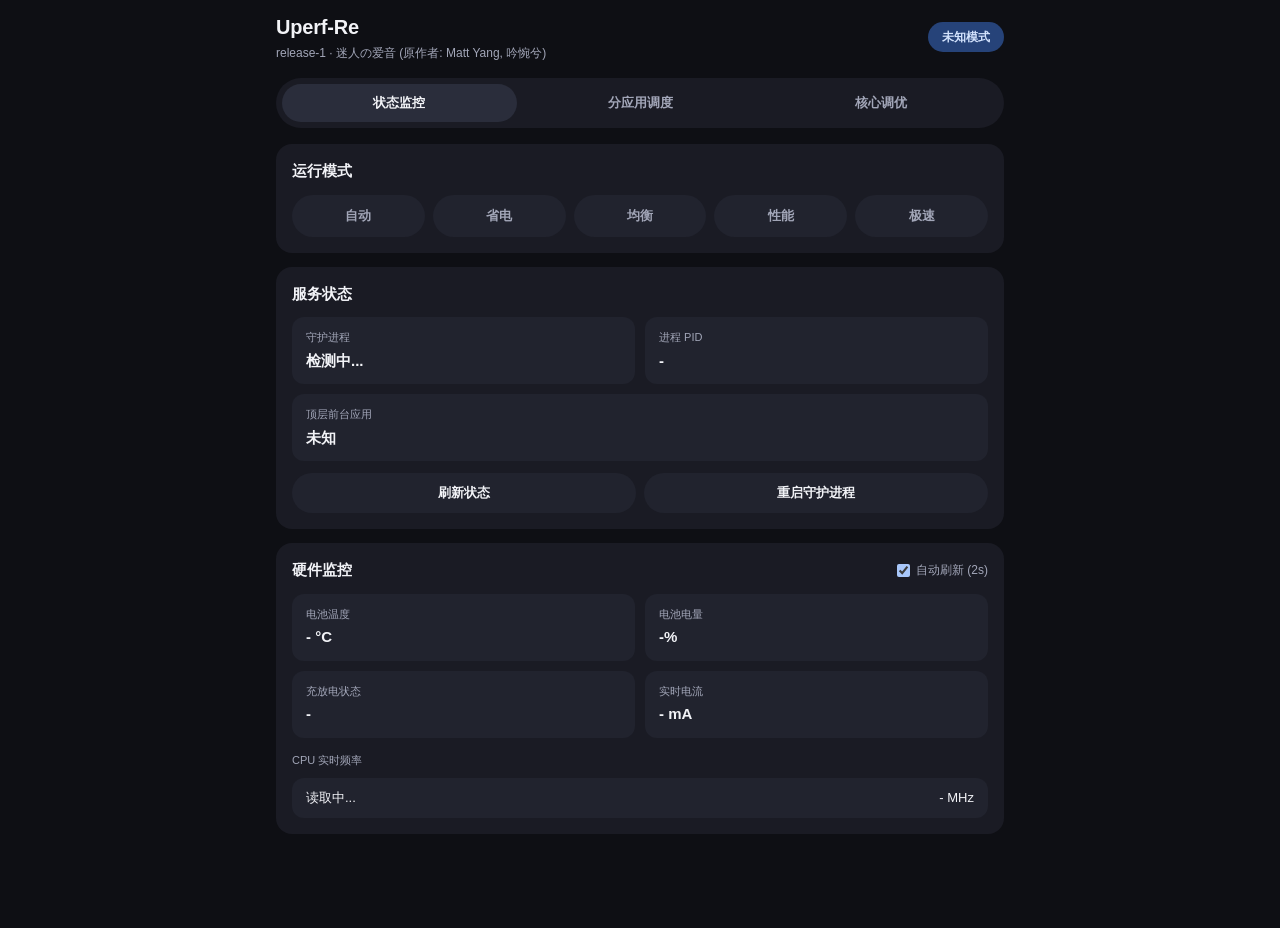
<file: webroot/index.html>
<!DOCTYPE html>
<html lang="zh-CN">
<head>
  <meta charset="utf-8">
  <meta name="viewport" content="width=device-width, initial-scale=1.0, maximum-scale=1.0, user-scalable=no, viewport-fit=cover">
  <meta name="color-scheme" content="dark">
  <title>Uperf-Re 控制面板</title>
  <script>
    // KernelSU WebView 会向 /internal/insets.css 注入系统状态栏与手势条安全区尺寸变量，
    // 请求该样式表还会通知宿主 Activity 开启 Edge-to-Edge 全面屏沉浸渲染。
    if (window.ksu) {
      var link = document.createElement("link");
      link.rel = "stylesheet";
      link.href = "/internal/insets.css";
      document.head.appendChild(link);
    }
  </script>
  <link rel="stylesheet" href="style.css">
</head>
<body>
  <header>
    <div class="title-group">
      <h1>Uperf-Re</h1>
      <p id="subTitle">release-1 · 迷人の爱音 (原作者: Matt Yang, 吟惋兮)</p>
    </div>
    <span id="headerModeBadge" class="badge">未知模式</span>
  </header>

  <div id="msgBox" class="message-box"></div>

  <nav class="tab-nav">
    <button class="tab-btn active" data-tab="tab-monitor">状态监控</button>
    <button class="tab-btn" data-tab="tab-perapp">分应用调度</button>
    <button class="tab-btn" data-tab="tab-config">核心调优</button>
  </nav>

  <!-- 选项卡 1: 状态与监控 -->
  <main id="tab-monitor" class="tab-pane active">
    <!-- 运行模式 -->
    <section class="card">
      <div class="card-title">运行模式</div>
      <div class="mode-grid">
        <button class="mode-btn" data-mode="auto">自动</button>
        <button class="mode-btn" data-mode="powersave">省电</button>
        <button class="mode-btn" data-mode="balance">均衡</button>
        <button class="mode-btn" data-mode="performance">性能</button>
        <button class="mode-btn" data-mode="fast">极速</button>
      </div>
    </section>

    <!-- 服务状态 -->
    <section class="card">
      <div class="card-title">服务状态</div>
      <div class="stat-grid">
        <div class="stat-item">
          <div class="stat-label">守护进程</div>
          <div id="daemonStatus" class="stat-value">检测中...</div>
        </div>
        <div class="stat-item">
          <div class="stat-label">进程 PID</div>
          <div id="daemonPid" class="stat-value">-</div>
        </div>
        <div class="stat-item" style="grid-column: span 2;">
          <div class="stat-label">顶层前台应用</div>
          <div id="topApp" class="stat-value">未知</div>
        </div>
      </div>
      <div class="action-row">
        <button id="btnRefreshStatus" class="btn btn-secondary">刷新状态</button>
        <button id="btnRestartDaemon" class="btn btn-secondary">重启守护进程</button>
      </div>
    </section>

    <!-- 硬件监控 -->
    <section class="card">
      <div style="display: flex; justify-content: space-between; align-items: center; margin-bottom: 12px;">
        <div class="card-title" style="margin-bottom: 0;">硬件监控</div>
        <label style="font-size: 12px; color: var(--m3e-text-muted); display: flex; align-items: center; gap: 6px; cursor: pointer;">
          <input type="checkbox" id="chkAutoRefresh" checked style="accent-color: var(--m3e-primary);">
          自动刷新 (2s)
        </label>
      </div>
      <div class="stat-grid">
        <div class="stat-item">
          <div class="stat-label">电池温度</div>
          <div id="batTemp" class="stat-value">- °C</div>
        </div>
        <div class="stat-item">
          <div class="stat-label">电池电量</div>
          <div id="batCap" class="stat-value">-%</div>
        </div>
        <div class="stat-item">
          <div class="stat-label">充放电状态</div>
          <div id="batStat" class="stat-value">-</div>
        </div>
        <div class="stat-item">
          <div class="stat-label">实时电流</div>
          <div id="batCurr" class="stat-value">- mA</div>
        </div>
      </div>

      <div style="margin-top: 14px;">
        <div class="stat-label">CPU 实时频率</div>
        <div id="cpuFreqList" class="cpu-freq-list">
          <div class="cpu-freq-item">
            <span>读取中...</span>
            <span>- MHz</span>
          </div>
        </div>
      </div>
    </section>
  </main>

  <!-- 选项卡 2: 分应用调度 (Scene 风格可视化) -->
  <main id="tab-perapp" class="tab-pane">
    <!-- 全局基准规则 -->
    <section class="card">
      <div class="card-title">全局基准策略</div>
      <div class="card-subtitle">控制未单独指定规则的应用以及设备熄屏时的调度行为</div>
      <div class="stat-grid">
        <div class="stat-item">
          <div class="stat-label">未配置应用全局默认 (*)</div>
          <select id="selDefaultMode" class="form-select" style="margin-top: 6px;">
            <option value="powersave">省电 (powersave)</option>
            <option value="balance" selected>均衡 (balance)</option>
            <option value="performance">性能 (performance)</option>
            <option value="fast">极速 (fast)</option>
            <option value="auto">自动 (auto)</option>
          </select>
        </div>
        <div class="stat-item">
          <div class="stat-label">熄屏待机策略 (-)</div>
          <select id="selOffscreenMode" class="form-select" style="margin-top: 6px;">
            <option value="powersave" selected>省电 (powersave)</option>
            <option value="balance">均衡 (balance)</option>
            <option value="performance">性能 (performance)</option>
            <option value="fast">极速 (fast)</option>
            <option value="auto">自动 (auto)</option>
          </select>
        </div>
      </div>
    </section>

    <!-- 应用可视化调度管理 -->
    <section class="card">
      <div class="card-title">
        <span>应用性能配置</span>
        <span id="appSummaryBadge" style="font-size: 12px; font-weight: normal; color: var(--m3e-text-muted);">扫描中...</span>
      </div>

      <div class="search-bar">
        <input type="text" id="appSearchInput" class="form-input" placeholder="搜索应用中文名或包名...">
      </div>

      <div class="chip-bar">
        <button class="filter-chip active" data-filter="all">全部 (<span id="countAll">0</span>)</button>
        <button class="filter-chip" data-filter="configured">已配置 (<span id="countConfigured">0</span>)</button>
        <button class="filter-chip" data-filter="game">游戏 (<span id="countGame">0</span>)</button>
        <button class="filter-chip" data-filter="app">应用 (<span id="countApp">0</span>)</button>
      </div>

      <div id="appListContainer" class="app-list">
        <div style="text-align: center; padding: 24px 0; color: var(--m3e-text-muted);">正在扫描系统已装应用...</div>
      </div>

      <div class="action-row" style="margin-top: 14px;">
        <button id="btnRescanApps" class="btn btn-secondary">重新扫描应用</button>
        <button id="btnSavePerAppRules" class="btn btn-primary">保存并生效配置</button>
      </div>
    </section>

    <!-- 原始配置文件查看与编辑 -->
    <section class="card">
      <div class="card-title">原始规则文本 (perapp_powermode.txt)</div>
      <div class="card-subtitle">高级用户可直接查阅或编辑规则文件，支持标准语法</div>
      <div class="form-group">
        <textarea id="txtPerApp" class="form-textarea" placeholder="包名 模式&#10;com.example.app fast&#10;* balance&#10;- powersave"></textarea>
      </div>
      <div class="action-row">
        <button id="btnReloadPerAppRaw" class="btn btn-secondary">重载文本</button>
        <button id="btnSavePerAppRaw" class="btn btn-primary">保存文本规则</button>
      </div>
    </section>
  </main>

  <!-- 选项卡 3: 核心调优 -->
  <main id="tab-config" class="tab-pane">
    <!-- 核心调优参数 -->
    <section class="card">
      <div class="card-title">核心参数调节 (uperf.json)</div>
      <div class="form-group">
        <label class="form-label">长期功耗限制 (slowLimitPower, W)</label>
        <input type="number" step="0.5" id="cfgSlowLimitPower" class="form-input">
      </div>
      <div class="form-group">
        <label class="form-label">短期爆发功耗 (fastLimitPower, W)</label>
        <input type="number" step="0.5" id="cfgFastLimitPower" class="form-input">
      </div>
      <div class="form-group">
        <label class="form-label">性能留存余量 (margin, 0.0~1.0)</label>
        <input type="number" step="0.05" min="0" max="1" id="cfgMargin" class="form-input">
      </div>
      <div class="form-group">
        <label class="form-label">突发爆发余量 (burst, 0.0~1.0)</label>
        <input type="number" step="0.05" min="0" max="1" id="cfgBurst" class="form-input">
      </div>
      <div class="form-group">
        <label class="form-label">基础采样周期 (baseSampleTime, 秒)</label>
        <input type="number" step="0.005" min="0.005" max="0.5" id="cfgBaseSampleTime" class="form-input">
      </div>
      <div class="form-group">
        <label class="form-label">滑动判定阈值 (swipeThd, 0.01~0.5)</label>
        <input type="number" step="0.01" min="0.01" max="0.5" id="cfgSwipeThd" class="form-input">
      </div>
      <div class="form-group">
        <label class="form-label">日志输出等级 (log.level)</label>
        <select id="cfgLogLevel" class="form-select">
          <option value="err">err (仅错误)</option>
          <option value="warn">warn (警告)</option>
          <option value="info">info (常规信息)</option>
          <option value="debug">debug (调试)</option>
          <option value="trace">trace (详细跟踪)</option>
        </select>
      </div>
      <div class="action-row">
        <button id="btnReloadParams" class="btn btn-secondary">载入配置</button>
        <button id="btnSaveParams" class="btn btn-primary">保存参数并应用</button>
      </div>
    </section>

    <!-- 高级配置编辑 -->
    <section class="card">
      <div class="card-title">高级 JSON 完整配置</div>
      <div class="form-group">
        <textarea id="txtRawJson" class="form-textarea" style="min-height: 200px;" placeholder="uperf.json 完整内容"></textarea>
      </div>
      <div class="action-row">
        <button id="btnReloadRawJson" class="btn btn-secondary">重载 JSON</button>
        <button id="btnSaveRawJson" class="btn btn-primary">保存完整 JSON</button>
      </div>
    </section>
  </main>

  <script src="app.js"></script>
</body>
</html>
</file>
<file: webroot/style.css>
/* Uperf-Re - Material 3 Expressive (M3E) 纯净实机调优样式表 */
/* 设计准则: 零描边、零投射阴影、纯净色阶区分、全面屏沉浸式适配、遵循 Android 15/16 原生 M3E 规范 */

:root {
  color-scheme: dark;

  /* 优先对接 KernelSU 动态莫奈取色 (/internal/colors.css)，无动态取色时采用深色自然系 */
  --m3e-primary: var(--primary, #a8c7fa);
  --m3e-on-primary: var(--onPrimary, #062e6f);
  --m3e-primary-container: var(--primaryContainer, #264379);
  --m3e-on-primary-container: var(--onPrimaryContainer, #d3e3fd);

  --m3e-secondary: var(--secondary, #bec6dc);
  --m3e-secondary-container: var(--secondaryContainer, #333a47);

  /* 表面色阶层级 (依靠色阶亮度区分，彻底摒弃描边与阴影) */
  --m3e-bg: var(--background, #0e0f14);
  --m3e-surface: var(--surface, #14151c);
  --m3e-surface-card: var(--surfaceContainer, #1a1b24);
  --m3e-surface-block: var(--surfaceContainerHigh, #21232e);
  --m3e-surface-highest: var(--surfaceContainerHighest, #2a2d3b);

  --m3e-text-main: var(--onSurface, #f2f3f7);
  --m3e-text-muted: var(--onSurfaceVariant, #a2a6b8);
  --m3e-text-sub: var(--outline, #73778a);

  /* 性能模式状态色阶 */
  --m3e-powersave: #6eedaa;
  --m3e-powersave-bg: #123824;
  --m3e-balance: #a8c7fa;
  --m3e-balance-bg: #264379;
  --m3e-perf: #ffb37c;
  --m3e-perf-bg: #442410;
  --m3e-fast: #ffb4ab;
  --m3e-fast-bg: #4f1816;
  --m3e-auto: #d0bcff;
  --m3e-auto-bg: #381e72;

  --radius-card: 16px;
  --radius-block: 12px;
  --radius-pill: 9999px;

  /* KernelSU `internal/insets.css` 注入变量，普通浏览器优雅回退 */
  --inset-top: var(--window-inset-top, env(safe-area-inset-top, 0px));
  --inset-bottom: var(--window-inset-bottom, env(safe-area-inset-bottom, 0px));
  --inset-left: var(--window-inset-left, env(safe-area-inset-left, 0px));
  --inset-right: var(--window-inset-right, env(safe-area-inset-right, 0px));
}

*, *::before, *::after {
  box-sizing: border-box;
  margin: 0;
  padding: 0;
  border: 0 !important;
  outline: none !important;
  box-shadow: none !important;
  -webkit-box-shadow: none !important;
  -webkit-tap-highlight-color: transparent;
}

html {
  background-color: var(--m3e-bg);
  min-height: 100%;
}

body {
  font-family: -apple-system, BlinkMacSystemFont, "Segoe UI", Roboto, "PingFang SC", "Noto Sans CJK SC", sans-serif;
  background-color: var(--m3e-bg);
  color: var(--m3e-text-main);
  line-height: 1.5;
  font-size: 14px;
  padding-top: calc(var(--inset-top) + 12px);
  padding-bottom: calc(var(--inset-bottom) + 80px);
  padding-left: calc(var(--inset-left) + 16px);
  padding-right: calc(var(--inset-right) + 16px);
  max-width: 760px;
  margin: 0 auto;
  min-height: 100vh;
}

/* Header */
header {
  display: flex;
  justify-content: space-between;
  align-items: center;
  margin-bottom: 16px;
}

.title-group h1 {
  font-size: 20px;
  font-weight: 700;
  color: var(--m3e-text-main);
  letter-spacing: -0.2px;
}

.title-group p {
  font-size: 12px;
  color: var(--m3e-text-muted);
  margin-top: 2px;
}

.badge {
  display: inline-flex;
  align-items: center;
  padding: 6px 14px;
  border-radius: var(--radius-pill);
  font-size: 12px;
  font-weight: 600;
  background-color: var(--m3e-primary-container);
  color: var(--m3e-on-primary-container);
}

.badge.inactive {
  background-color: var(--m3e-surface-block);
  color: var(--m3e-text-sub);
}

/* Tab Navigation */
.tab-nav {
  display: flex;
  gap: 6px;
  background-color: var(--m3e-surface-card);
  padding: 6px;
  border-radius: var(--radius-pill);
  margin-bottom: 16px;
}

.tab-btn {
  flex: 1;
  padding: 10px 12px;
  background-color: transparent;
  color: var(--m3e-text-muted);
  font-size: 13px;
  font-weight: 600;
  border-radius: var(--radius-pill);
  cursor: pointer;
  text-align: center;
  transition: all 0.2s cubic-bezier(0.2, 0, 0, 1);
}

.tab-btn.active {
  background-color: var(--m3e-surface-highest);
  color: var(--m3e-text-main);
}

.tab-pane {
  display: none;
}

.tab-pane.active {
  display: block;
}

/* M3E Surface Cards */
.card {
  background-color: var(--m3e-surface-card);
  border-radius: var(--radius-card);
  padding: 16px;
  margin-bottom: 14px;
}

.card-title {
  font-size: 15px;
  font-weight: 600;
  color: var(--m3e-text-main);
  margin-bottom: 12px;
  display: flex;
  justify-content: space-between;
  align-items: center;
}

.card-subtitle {
  font-size: 12px;
  color: var(--m3e-text-muted);
  margin-bottom: 10px;
}

/* Pill Mode Selector */
.mode-grid {
  display: grid;
  grid-template-columns: repeat(5, 1fr);
  gap: 8px;
}

.mode-btn {
  padding: 12px 6px;
  border-radius: var(--radius-pill);
  background-color: var(--m3e-surface-block);
  color: var(--m3e-text-muted);
  font-size: 13px;
  font-weight: 600;
  cursor: pointer;
  text-align: center;
  transition: all 0.2s cubic-bezier(0.2, 0, 0, 1);
}

.mode-btn.active[data-mode="auto"] {
  background-color: var(--m3e-auto-bg);
  color: var(--m3e-auto);
}
.mode-btn.active[data-mode="powersave"] {
  background-color: var(--m3e-powersave-bg);
  color: var(--m3e-powersave);
}
.mode-btn.active[data-mode="balance"] {
  background-color: var(--m3e-balance-bg);
  color: var(--m3e-balance);
}
.mode-btn.active[data-mode="performance"] {
  background-color: var(--m3e-perf-bg);
  color: var(--m3e-perf);
}
.mode-btn.active[data-mode="fast"] {
  background-color: var(--m3e-fast-bg);
  color: var(--m3e-fast);
}

/* Stats */
.stat-grid {
  display: grid;
  grid-template-columns: repeat(2, 1fr);
  gap: 10px;
}

.stat-item {
  background-color: var(--m3e-surface-block);
  padding: 12px 14px;
  border-radius: var(--radius-block);
}

.stat-label {
  font-size: 11px;
  color: var(--m3e-text-muted);
  margin-bottom: 4px;
}

.stat-value {
  font-size: 15px;
  font-weight: 600;
  color: var(--m3e-text-main);
  word-break: break-all;
}

.cpu-freq-list {
  display: flex;
  flex-direction: column;
  gap: 8px;
  margin-top: 10px;
}

.cpu-freq-item {
  display: flex;
  justify-content: space-between;
  align-items: center;
  background-color: var(--m3e-surface-block);
  padding: 10px 14px;
  border-radius: var(--radius-block);
  font-size: 13px;
}

/* Forms & Inputs */
.form-group {
  margin-bottom: 14px;
}

.form-label {
  display: block;
  font-size: 12px;
  font-weight: 500;
  color: var(--m3e-text-muted);
  margin-bottom: 6px;
}

.form-input, .form-select, .form-textarea {
  width: 100%;
  padding: 12px 14px;
  background-color: var(--m3e-surface-block);
  color: var(--m3e-text-main);
  border-radius: var(--radius-block);
  font-size: 13px;
  font-family: inherit;
  transition: background-color 0.15s ease;
}

.form-input:focus, .form-select:focus, .form-textarea:focus {
  background-color: var(--m3e-surface-highest);
}

.form-textarea {
  resize: vertical;
  min-height: 120px;
  font-family: SFMono-Regular, Consolas, "Liberation Mono", Menlo, monospace;
  font-size: 12px;
  line-height: 1.4;
}

/* Action Buttons */
.action-row {
  display: flex;
  gap: 8px;
  margin-top: 12px;
}

.btn {
  padding: 11px 18px;
  border-radius: var(--radius-pill);
  background-color: var(--m3e-surface-block);
  color: var(--m3e-text-main);
  font-size: 13px;
  font-weight: 600;
  cursor: pointer;
  transition: all 0.2s cubic-bezier(0.2, 0, 0, 1);
  flex: 1;
  text-align: center;
}

.btn-primary {
  background-color: var(--m3e-primary);
  color: var(--m3e-on-primary);
}

.btn-secondary {
  background-color: var(--m3e-surface-block);
  color: var(--m3e-text-main);
}

.btn-danger {
  background-color: var(--m3e-fast-bg);
  color: var(--m3e-fast);
}

.btn:active {
  opacity: 0.85;
}

/* Message / Toast */
.message-box {
  display: none;
  padding: 12px 16px;
  border-radius: var(--radius-block);
  background-color: var(--m3e-primary-container);
  color: var(--m3e-on-primary-container);
  font-size: 13px;
  font-weight: 500;
  margin-bottom: 14px;
}

/* Scene-style Per-App Section */
.search-bar {
  display: flex;
  gap: 8px;
  margin-bottom: 10px;
}

.chip-bar {
  display: flex;
  gap: 6px;
  overflow-x: auto;
  padding-bottom: 6px;
  margin-bottom: 12px;
}

.filter-chip {
  padding: 6px 14px;
  border-radius: var(--radius-pill);
  background-color: var(--m3e-surface-block);
  color: var(--m3e-text-muted);
  font-size: 12px;
  font-weight: 500;
  cursor: pointer;
  white-space: nowrap;
  transition: all 0.15s ease;
}

.filter-chip.active {
  background-color: var(--m3e-primary-container);
  color: var(--m3e-on-primary-container);
}

.app-list {
  display: flex;
  flex-direction: column;
  gap: 8px;
  max-height: 520px;
  overflow-y: auto;
  padding-right: 4px;
}

.app-card {
  display: flex;
  justify-content: space-between;
  align-items: center;
  background-color: var(--m3e-surface-block);
  padding: 12px 14px;
  border-radius: var(--radius-block);
  gap: 12px;
  transition: background-color 0.15s ease;
}

.app-meta {
  display: flex;
  align-items: center;
  gap: 12px;
  min-width: 0;
  flex: 1;
}

.app-avatar {
  width: 38px;
  height: 38px;
  border-radius: var(--radius-pill);
  background-color: var(--m3e-surface-highest);
  color: var(--m3e-primary);
  display: flex;
  align-items: center;
  justify-content: center;
  font-weight: 700;
  font-size: 15px;
  flex-shrink: 0;
}

.app-avatar.game {
  background-color: var(--m3e-perf-bg);
  color: var(--m3e-perf);
}

.app-info {
  min-width: 0;
  flex: 1;
}

.app-name {
  font-size: 14px;
  font-weight: 600;
  color: var(--m3e-text-main);
  white-space: nowrap;
  overflow: hidden;
  text-overflow: ellipsis;
}

.app-pkg {
  font-size: 11px;
  color: var(--m3e-text-sub);
  white-space: nowrap;
  overflow: hidden;
  text-overflow: ellipsis;
}

/* App Mode Segmented / Selector */
.app-mode-select {
  padding: 8px 12px;
  border-radius: var(--radius-pill);
  background-color: var(--m3e-surface-card);
  color: var(--m3e-text-muted);
  font-size: 12px;
  font-weight: 600;
  cursor: pointer;
  flex-shrink: 0;
}

.app-mode-select.mode-powersave {
  background-color: var(--m3e-powersave-bg);
  color: var(--m3e-powersave);
}
.app-mode-select.mode-balance {
  background-color: var(--m3e-balance-bg);
  color: var(--m3e-balance);
}
.app-mode-select.mode-performance {
  background-color: var(--m3e-perf-bg);
  color: var(--m3e-perf);
}
.app-mode-select.mode-fast {
  background-color: var(--m3e-fast-bg);
  color: var(--m3e-fast);
}

/* Sticky Bottom Bar */
.bottom-bar {
  position: fixed;
  bottom: 0;
  left: 0;
  right: 0;
  background-color: var(--m3e-surface);
  padding: 12px 16px calc(var(--inset-bottom) + 12px) 16px;
  display: flex;
  gap: 10px;
  max-width: 760px;
  margin: 0 auto;
  z-index: 100;
}
</file>
